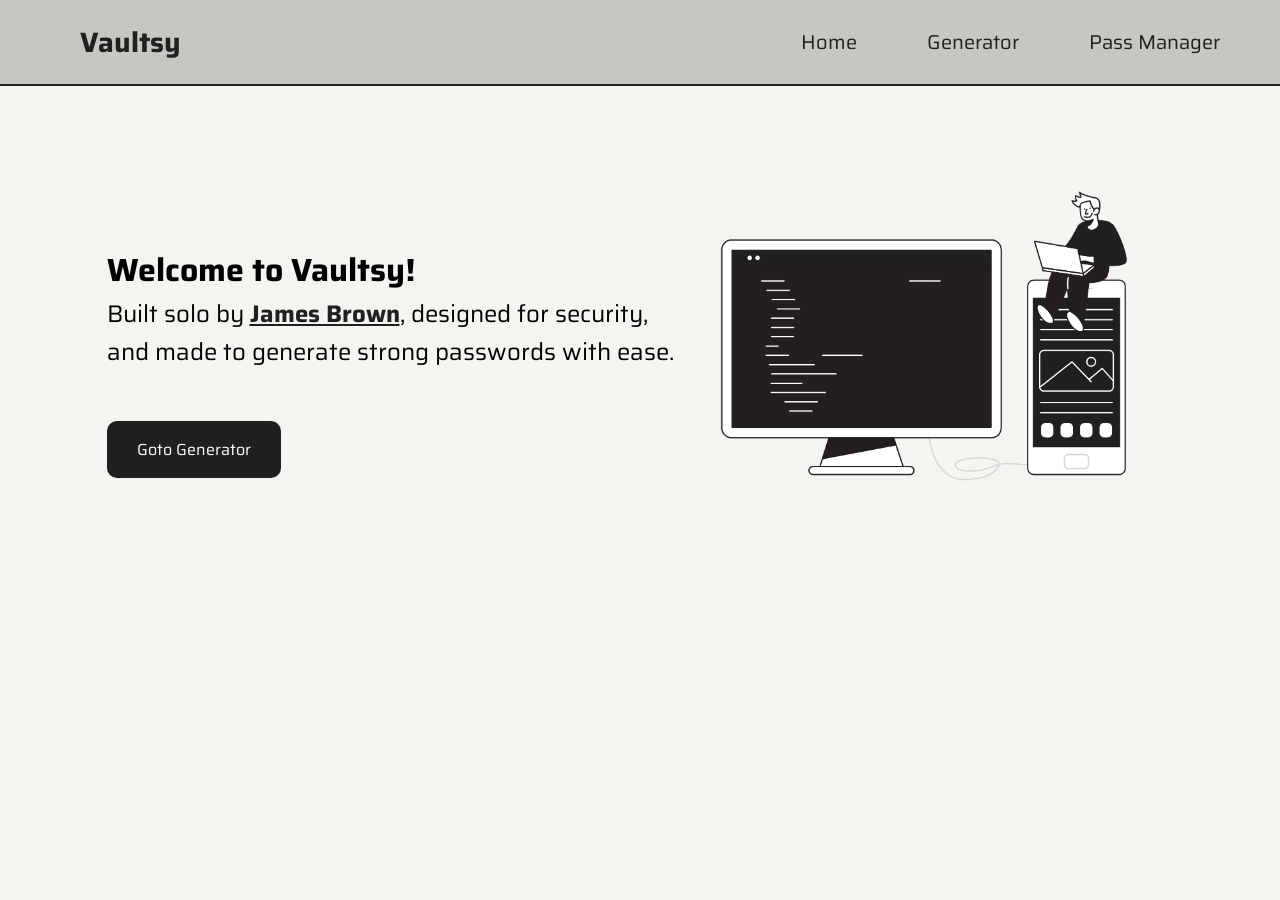
<file: index.html>
<!DOCTYPE html>
<html lang="en">
<head>
    <meta charset="UTF-8">
    <meta name="viewport" content="width=device-width, initial-scale=1.0">
    <title>Vaultsy - Home</title>
    <link rel="stylesheet" href="style.css">
    <link rel="preconnect" href="https://fonts.googleapis.com">
    <link rel="preconnect" href="https://fonts.gstatic.com" crossorigin>
    <link href="https://fonts.googleapis.com/css2?family=Saira:ital,wght@0,100..900;1,100..900&display=swap" rel="stylesheet">
</head>
<body>
    <nav>
        <h1>Vaultsy</h1>
        <ul class="navbar">
            <li class="nav-buttons"><a href="index.html">Home</a></li>
            <li class="nav-buttons"><a href="generator.html">Generator</a></li>
            <li class="nav-buttons"><a href="manager.html">Pass Manager</a></li>
        </ul>
    </nav>
    <div class="nav-underline"></div>
    <main>
        <div class="welcome">
            <p class="welcome-header"><b>Welcome to Vaultsy!</b></p>
            <p class="welcome-text">Built solo by <a href="https://github.com/jbrown-js"><b>James Brown</b></a>, designed for security, <br> and made to generate strong passwords with ease.</p>
            <a href="generator.html" class="welcome-button">Goto Generator</a>
        </div>
        <img src="images/coding.png" alt="Man Coding">
    </main>
</body>
<script src="script.js"></script>
</html>
</file>
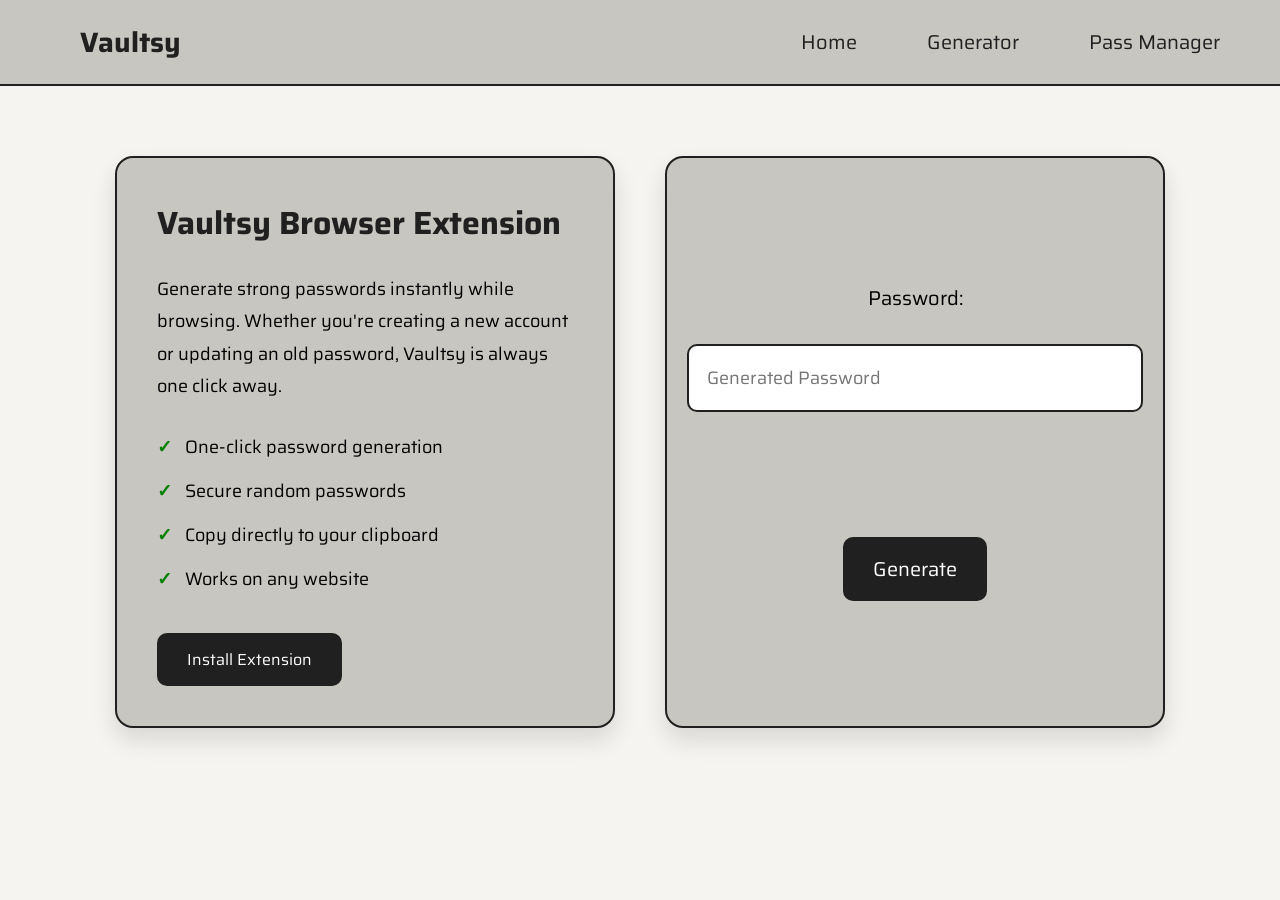
<file: generator.html>
<!DOCTYPE html>
<html lang="en">
<head>
    <meta charset="UTF-8">
    <meta name="viewport" content="width=device-width, initial-scale=1.0">
    <title>Vaultsy - Home</title>
    <link rel="stylesheet" href="style.css">
    <link rel="preconnect" href="https://fonts.googleapis.com">
    <link rel="preconnect" href="https://fonts.gstatic.com" crossorigin>
    <link href="https://fonts.googleapis.com/css2?family=Saira:ital,wght@0,100..900;1,100..900&display=swap" rel="stylesheet">
</head>
<body>
    <nav>
        <h1>Vaultsy</h1>
        <ul class="navbar">
            <li class="nav-buttons"><a href="index.html">Home</a></li>
            <li class="nav-buttons"><a href="generator.html">Generator</a></li>
            <li class="nav-buttons"><a href="manager.html">Pass Manager</a></li>
        </ul>
    </nav>
    <div class="nav-underline"></div>
    <div class="generator-main">
    <div class="extension">
        <div class="extension-content">
            <h2>Vaultsy Browser Extension</h2>

            <p>
                Generate strong passwords instantly while browsing. Whether you're
                creating a new account or updating an old password, Vaultsy is
                always one click away.
            </p>

            <ul>
                <li>One-click password generation</li>
                <li>Secure random passwords</li>
                <li>Copy directly to your clipboard</li>
                <li>Works on any website</li>
            </ul>

            <a class="install-btn" href="https://chromewebstore.google.com/detail/vaultsy-password-generato/inbldfepgenmjmogplpdokngnllcfhfo">Install Extension</a>
        </div>
    </div>
        <div class="generator">
            <p class="generate-text">Password:</p>
            <input type="text" class="password" id="password" placeholder="Generated Password" readonly>
            <button onclick="generatePassword()" class="generate-btn" id="generate-btn">Generate</button>
        </div>
    </div>
</body>
<script src="script.js"></script>
</html>
</file>
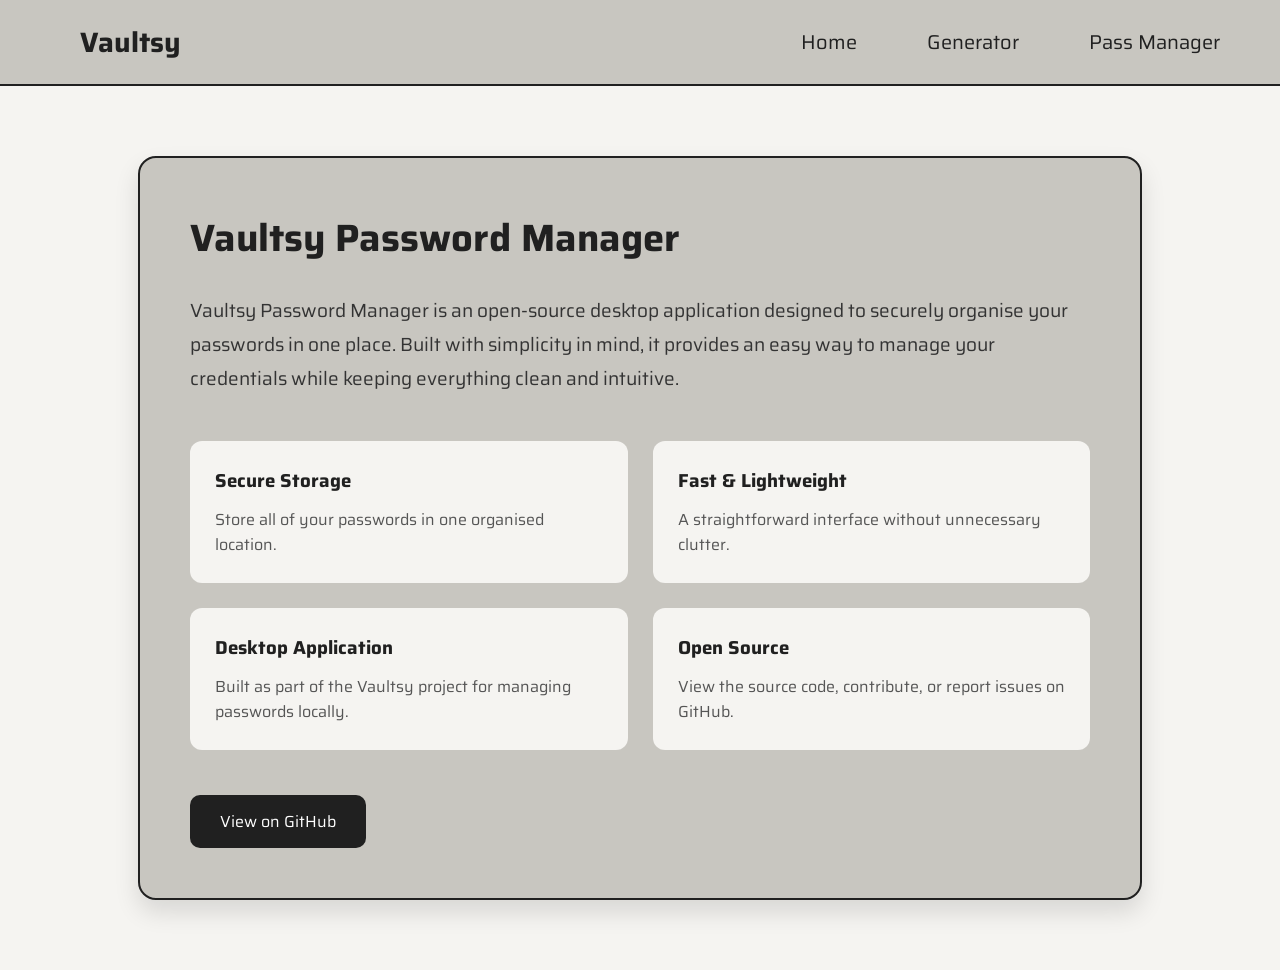
<file: manager.html>
<!DOCTYPE html>
<html lang="en">
<head>
    <meta charset="UTF-8">
    <meta name="viewport" content="width=device-width, initial-scale=1.0">
    <title>Vaultsy - Home</title>
    <link rel="stylesheet" href="style.css">
    <link rel="preconnect" href="https://fonts.googleapis.com">
    <link rel="preconnect" href="https://fonts.gstatic.com" crossorigin>
    <link href="https://fonts.googleapis.com/css2?family=Saira:ital,wght@0,100..900;1,100..900&display=swap" rel="stylesheet">
</head>
<body>
    <nav>
        <h1>Vaultsy</h1>
        <ul class="navbar">
            <li class="nav-buttons"><a href="index.html">Home</a></li>
            <li class="nav-buttons"><a href="generator.html">Generator</a></li>
            <li class="nav-buttons"><a href="manager.html">Pass Manager</a></li>
        </ul>
    </nav>
    <div class="nav-underline"></div>
<div class="manager-container">
    <div class="manager-card">
        <h2>Vaultsy Password Manager</h2>
        <p class="manager-intro">
            Vaultsy Password Manager is an open-source desktop application
            designed to securely organise your passwords in one place. Built
            with simplicity in mind, it provides an easy way to manage your
            credentials while keeping everything clean and intuitive.
        </p>
        <div class="feature-grid">
            <div class="feature">
                <h3>Secure Storage</h3>
                <p>Store all of your passwords in one organised location.</p>
            </div>
            <div class="feature">
                <h3>Fast & Lightweight</h3>
                <p>A straightforward interface without unnecessary clutter.</p>
            </div>
            <div class="feature">
                <h3>Desktop Application</h3>
                <p>Built as part of the Vaultsy project for managing passwords locally.</p>
            </div>
            <div class="feature">
                <h3>Open Source</h3>
                <p>View the source code, contribute, or report issues on GitHub.</p>
            </div>
        </div>
        <a class="install-btn" href="https://github.com/jbrown-js/vaultsy-password-manager">View on GitHub</a>
    </div>
</div>
</body>
<script src="script.js"></script>
</html>
</file>
<file: style.css>
* {
    padding: 0px;
    margin: 0px;
    font-family: "Saira", sans-serif;
}

nav{
    background:#C8C6C0;
    display:flex;
    align-items:center;
    justify-content:space-between;
    padding:20px 60px;
}

.navbar{
    display:flex;
    gap:40px;
    margin-left:0;
}

body {
    background-color: #F5F4F1;
}

h1 {
    color: #202020;
    font-size: 28px;
    margin-left: 20px;
}

.navbar {
    display: flex;
    list-style-type: none;
    gap: 70px;
    margin-left: 90px;
}

.nav-buttons a {
    text-decoration: none;
    color: #202020;
    font-size: 20px;
}

.nav-buttons a:hover {
    color: #707070;
    transition: 0.5s;
}

.nav-underline {
    height: 2px;
    width: 100%;
    background-color: #202020;
}

main {
    display: flex;
    flex-direction: row;
    width: 100%;
    align-items: center;
    justify-content: center;
    row-gap: 30px;
}

main img {
    width: 500px;
}

.welcome-header {
    font-size: 32px;
}

.welcome-text {
    font-size: 24px;
}

.welcome-text a {
    color: #202020;
}

.welcome-text a:hover {
    color:#707070;
    transition: 0.5s;
}

.welcome-button {
    background-color: #C8C6C0;
    border: 2px solid #202020;
    padding: 15px;
    position: relative;
    top: 50px;
    color: #202020;
    text-decoration: none;
}

.welcome-button:hover {
    background-color: #202020;
    color: #C8C6C0;
    transition: 0.5s;
}














.password {
    width: 100%;
    padding: 18px;
    font-size: 18px;
    border-radius: 10px;
    border: 2px solid #202020;
    background: white;
    margin-bottom: 35px;
}

.generate-btn {
    background-color: #C8C6C0;
    border: 2px solid #202020;
    margin-top: 90px;
    padding: 15px;
    color: #202020;
    font-size: 20px;
}

.generate-btn:hover {
    background-color: #202020;
    color: #C8C6C0;
    transition: 0.5s;
}

.generate-text {
    margin-bottom: 30px;
    font-size: 20px;
}

.extension,
.generator {
    width: 500px;
    min-height: 500px;
    background: #C8C6C0;
    border: 2px solid #202020;
    border-radius: 18px;
    padding: 40px;
    box-sizing: border-box;
    box-shadow: 0 12px 25px rgba(0,0,0,.12);
}

.generator-main {
    display: flex;
    justify-content: center;
    align-items: stretch;
    gap: 50px;
    max-width: 1300px;
    margin: 70px auto;
    padding: 0 40px;
}

.generator {
    display: flex;
    flex-direction: column;
    justify-content: center;
    align-items: center;
}

.extension-content h2 {
    font-size: 32px;
    margin-bottom: 25px;
    color: #202020;
}

.extension-content p {
    line-height: 1.8;
    font-size: 18px;
    margin-bottom: 30px;
}

.extension-content ul {
    list-style: none;
    margin-bottom: 40px;
}

.extension-content li {
    margin-bottom: 16px;
    font-size: 18px;
    position: relative;
    padding-left: 28px;
}

.extension-content li::before {
    content: "✓";
    position: absolute;
    left: 0;
    color: green;
    font-weight: bold;
}

.generate-btn,
.install-btn,
.welcome-button {
    display: inline-block;
    text-decoration: none;
    background: #202020;
    color: white;
    padding: 14px 28px;
    border-radius: 10px;
    transition: transform 0.3s ease, background-color 0.3s ease;
}




.generate-btn:hover,
.install-btn:hover,
.welcome-button:hover {
    background: #505050;
    transform: translateY(-2px);
}

.manager-container {
    display: flex;
    justify-content: center;
    padding: 70px 20px;
}

.manager-card {
    width: 900px;
    background: #C8C6C0;
    border: 2px solid #202020;
    border-radius: 18px;
    padding: 50px;
    box-shadow: 0 12px 25px rgba(0,0,0,.12);
}

.manager-card h2 {
    font-size: 38px;
    margin-bottom: 25px;
    color: #202020;
}

.manager-intro {
    font-size: 19px;
    line-height: 1.8;
    margin-bottom: 45px;
    color: #333;
}

.feature-grid {
    display: grid;
    grid-template-columns: repeat(2, 1fr);
    gap: 25px;
    margin-bottom: 45px;
}

.feature {
    background: #F5F4F1;
    border-radius: 12px;
    padding: 25px;
}

.feature h3 {
    margin-bottom: 12px;
    color: #202020;
}

.feature p {
    color: #555;
    line-height: 1.6;
}

.install-btn {
    display: inline-block;
    text-decoration: none;
    background: #202020;
    color: white;
    padding: 14px 30px;
    border-radius: 10px;
    transition: .3s;
}

.install-btn:hover {
    background: #505050;
    transform: translateY(-3px);
}

@media (max-width: 1024px) {

    nav {
        padding: 20px 30px;
    }

    .navbar {
        gap: 40px;
        margin-left: 30px;
    }

    main {
        flex-direction: column;
        text-align: center;
        padding: 40px 20px;
    }

    main img {
        width: 80%;
        max-width: 400px;
    }

    .generator-main {
        flex-direction: column;
        align-items: center;
        gap: 30px;
    }

    .extension,
    .generator {
        width: 90%;
        max-width: 600px;
    }

    .manager-card {
        width: 90%;
    }

    .feature-grid {
        grid-template-columns: 1fr;
    }
}

/* Phones */
@media (max-width: 600px) {

    nav {
        flex-direction: column;
        gap: 15px;
        padding: 20px;
        text-align: center;
    }

    h1 {
        margin-left: 0;
    }

    .navbar {
        flex-direction: column;
        gap: 15px;
        margin-left: 0;
    }

    .nav-underline {
        display: none;
    }

    main {
        padding: 30px 15px;
    }

    .welcome-header {
        font-size: 26px;
    }

    .welcome-text {
        font-size: 18px;
    }

    .welcome-button {
        top: 20px;
    }

    main img {
        width: 100%;
        max-width: 320px;
    }

    .generator-main {
        padding: 20px;
    }

    .extension,
    .generator {
        width: 100%;
        padding: 25px;
    }

    .manager-card {
        padding: 25px;
        width: 100%;
    }

    .manager-card h2 {
        font-size: 28px;
    }

    .feature-grid {
        grid-template-columns: 1fr;
    }

    .password {
        font-size: 16px;
        padding: 14px;
    }

    .generate-btn,
    .install-btn,
    .welcome-button {
        width: 100%;
        text-align: center;
    }
}
</file>
